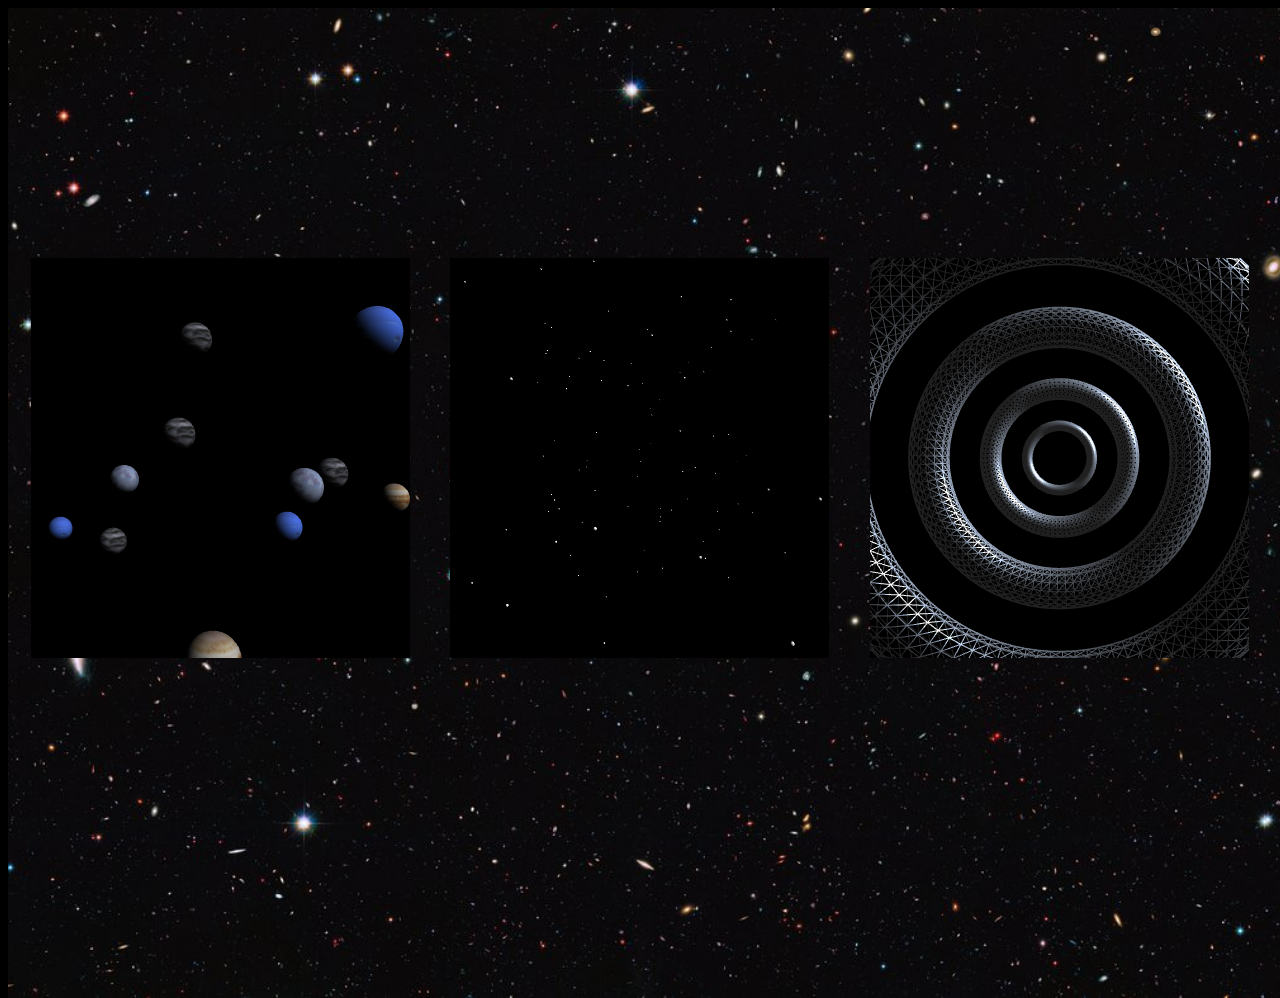
<file: index.html>
<!DOCTYPE html>
<html lang="en" dir="ltr">
  <head>
    <meta charset="utf-8">
    <title>Portals</title>
    <link rel="stylesheet" type="text/css" href="styling.css">
  </head>
  <body>
    <div id="background">

    </div>

    <div class="portal">
      <a href="planet_portal/index.html"></a>
    </div>
    <div class="portal">
      <a href="space_portal/index.html"></a>
    </div>
    <div class="portal">
      <a href="torus_portal/index.html"></a>
    </div>

    <script src="js/three.min.js"></script>
    <script src="js/portalOne.js"></script>
    <script src="js/portalTwo.js"></script>
    <script src="js/portalThree.js"></script>
    <script src="js/background.js"></script>
  </body>
</html>
</file>
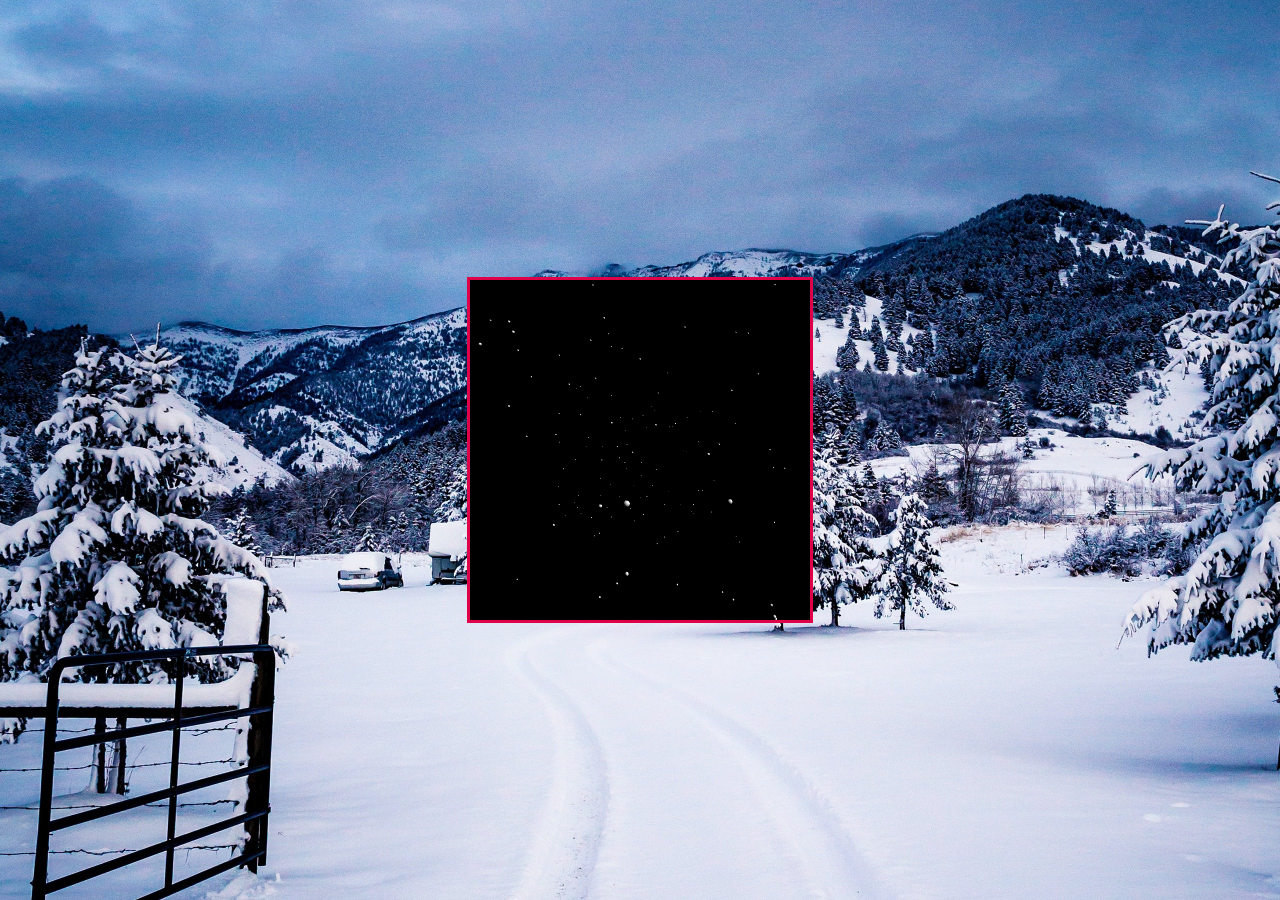
<file: drawingOne/index.html>
<!DOCTYPE html>
<html lang="en" dir="ltr">
  <head>
    <meta charset="utf-8">
    <title>Space</title>
    <link rel="stylesheet" type="text/css" href="styling.css">
  </head>
  <body>
    <div id="box">
    </div>
    <script src="js/three.min.js"></script>
    <script src="js/space.js"></script>
  </body>
</html>
</file>
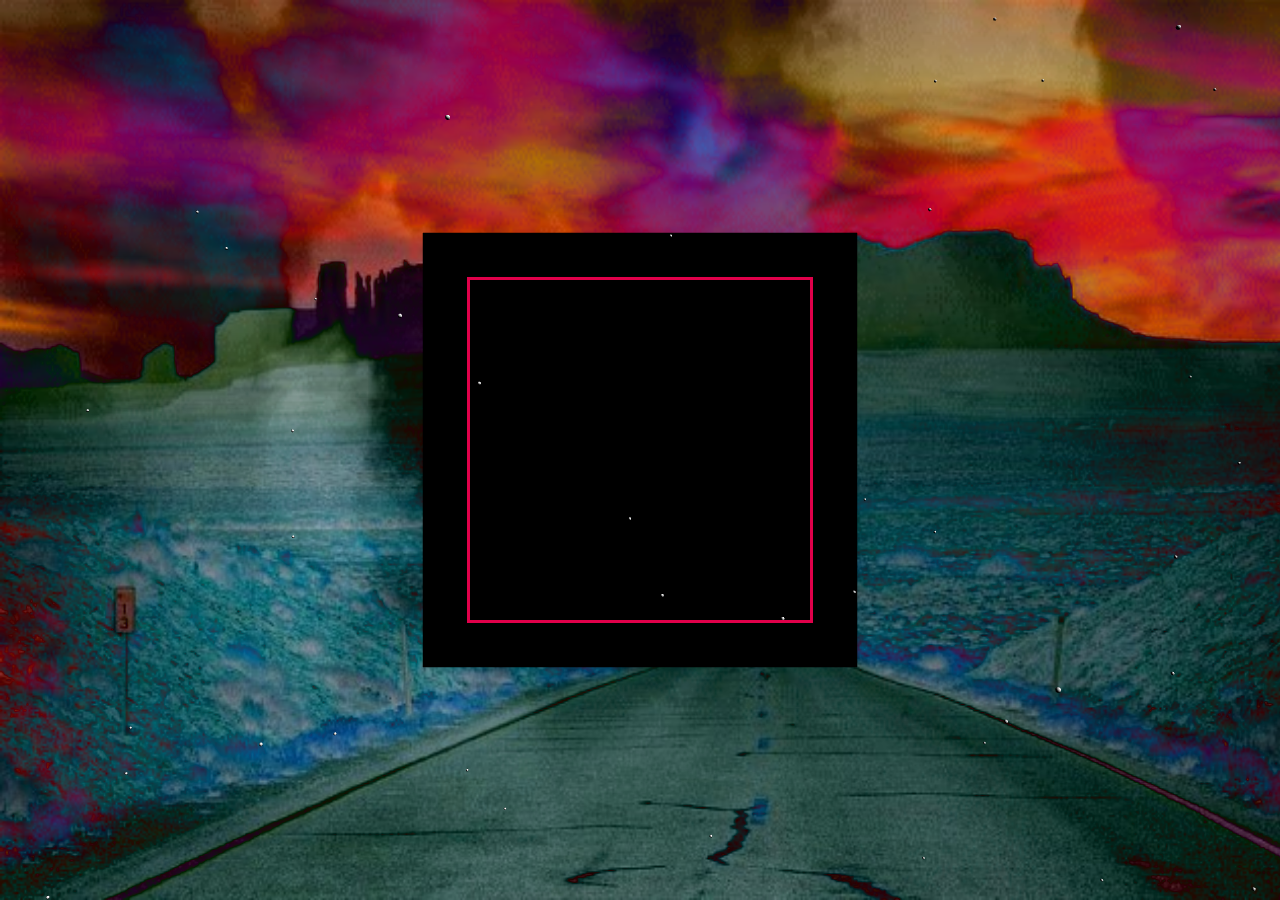
<file: drawingTwo/index.html>
<!DOCTYPE html>
<html lang="en" dir="ltr">
  <head>
    <meta charset="utf-8">
    <title>Valley</title>
    <link rel="stylesheet" type="text/css" href="styling.css">
  </head>
  <body>
    <img src="mist.gif"></img>
    <div id="box">
      <!-- a href="/~zts214/drawing/final_project/"></a -->
      <a href="/Users/zacharyschadt/Documents/Web_Drawing/drawing_final_project/index.html"></a>
    </div>
    <script src="js/three.min.js"></script>
    <script src="js/valley.js"></script>
  </body>
</html>
</file>
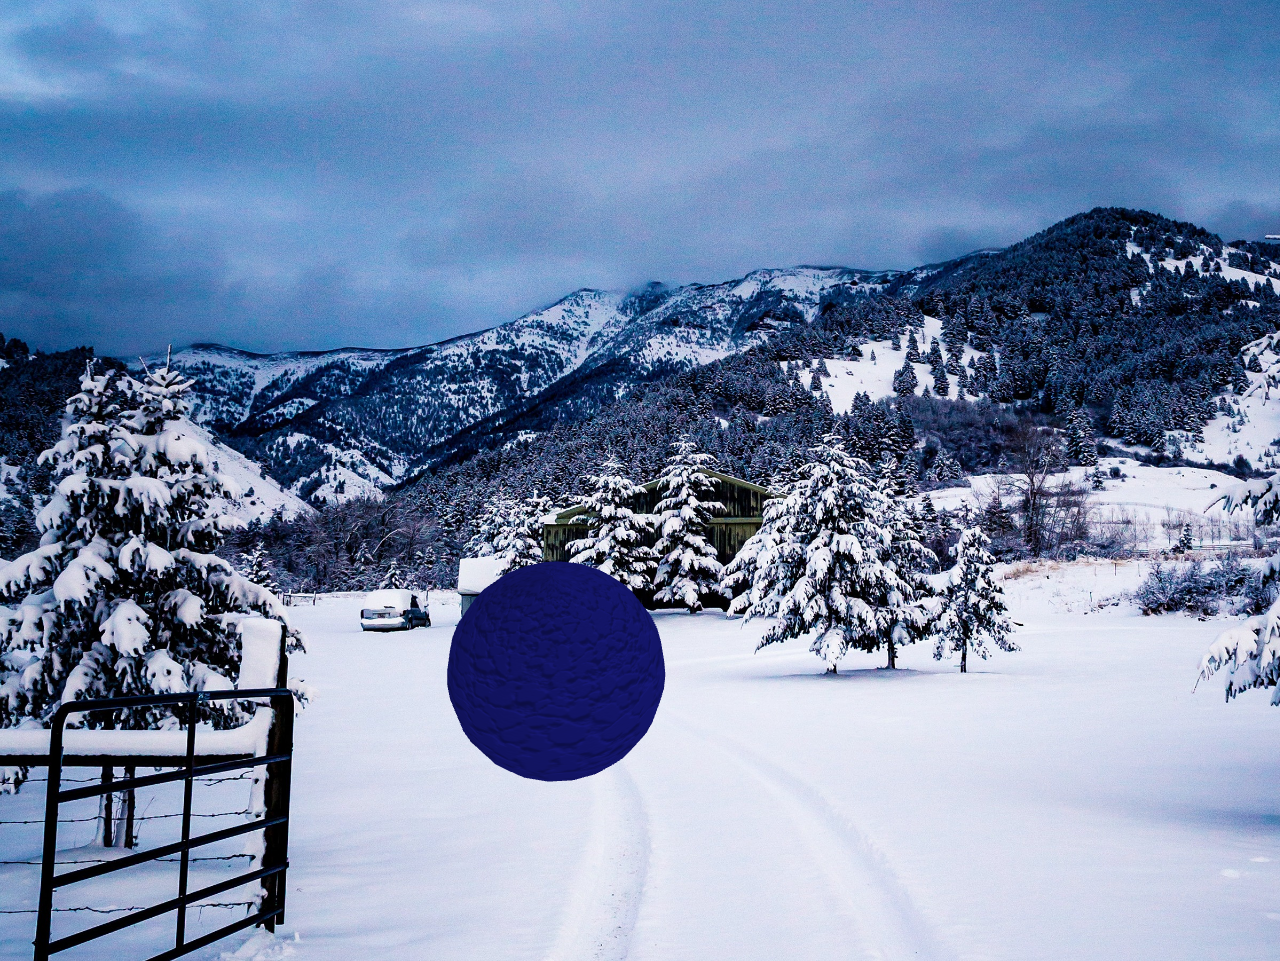
<file: Outline/index.html>
<!DOCTYPE html>
<html lang="en" dir="ltr">
  <head>
    <meta charset="utf-8">
    <title>Forest</title>
    <link rel="stylesheet" type="text/css" href="styling.css">
  </head>
  <body>
    <!--<div id="snow"></div>-->
    <div id="helper">
      Link back to homepage.
    </div>
    <script src="js/three.min.js"></script>
    <script src="js/forest.js"></script>
  </body>
</html>
</file>
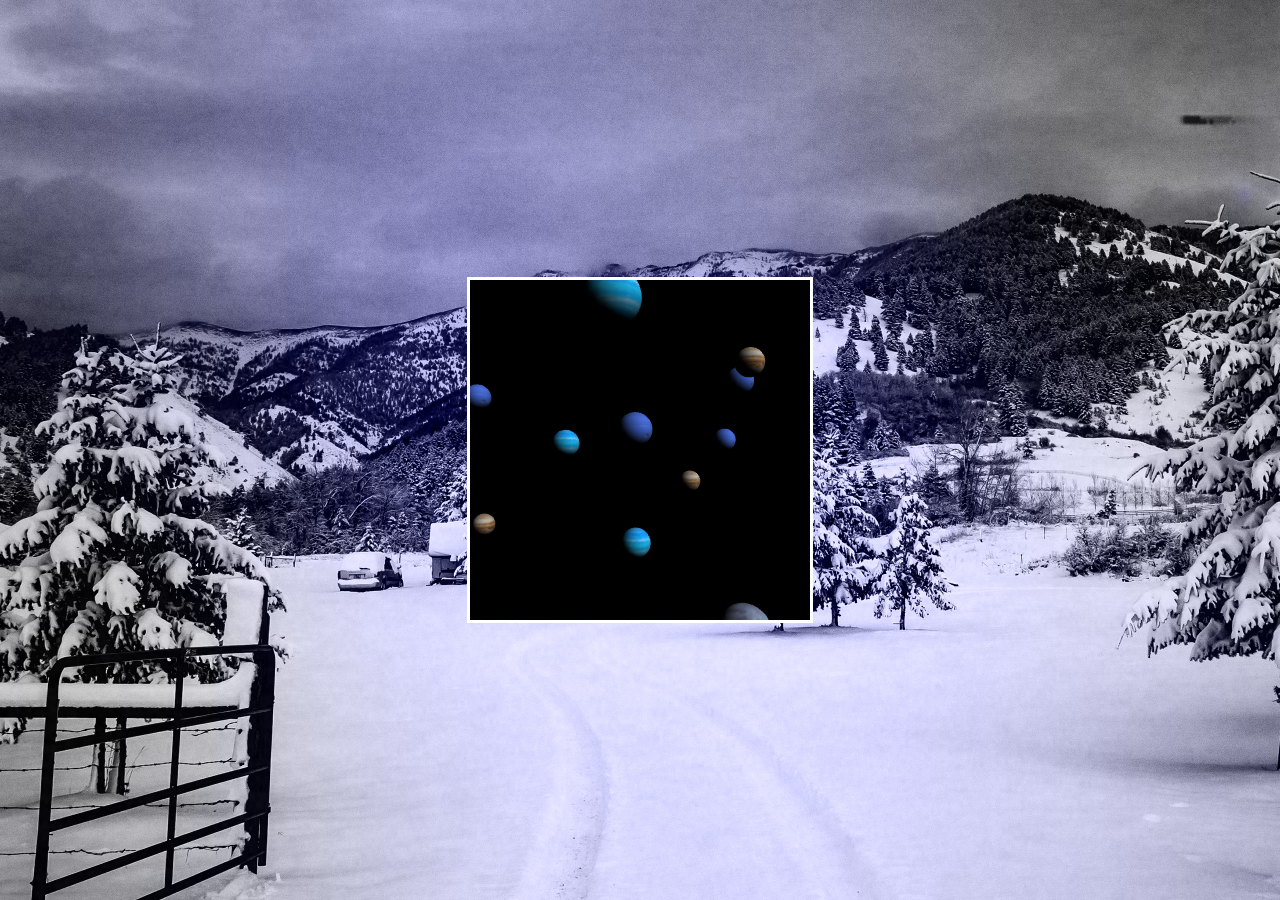
<file: planet_portal/index.html>
<!DOCTYPE html>
<html lang="en" dir="ltr">
  <head>
    <meta charset="utf-8">
    <title>Space</title>
    <link rel="stylesheet" type="text/css" href="styling.css">
  </head>
  <body>

    <img src="media/overlay.gif" id="rough"></img>
    <img src="media/blue.jpg" id="blue"></img>
    <div id="box">
    </div>
    <script src="js/three.min.js"></script>
    <script src="js/space.js"></script>
    <a href="../index.html"></a>
    <!--<a href="/Users/zacharyschadt/Documents/Web_Drawing/drawing_final_project/index.html"></a>-->
  </body>
</html>
</file>
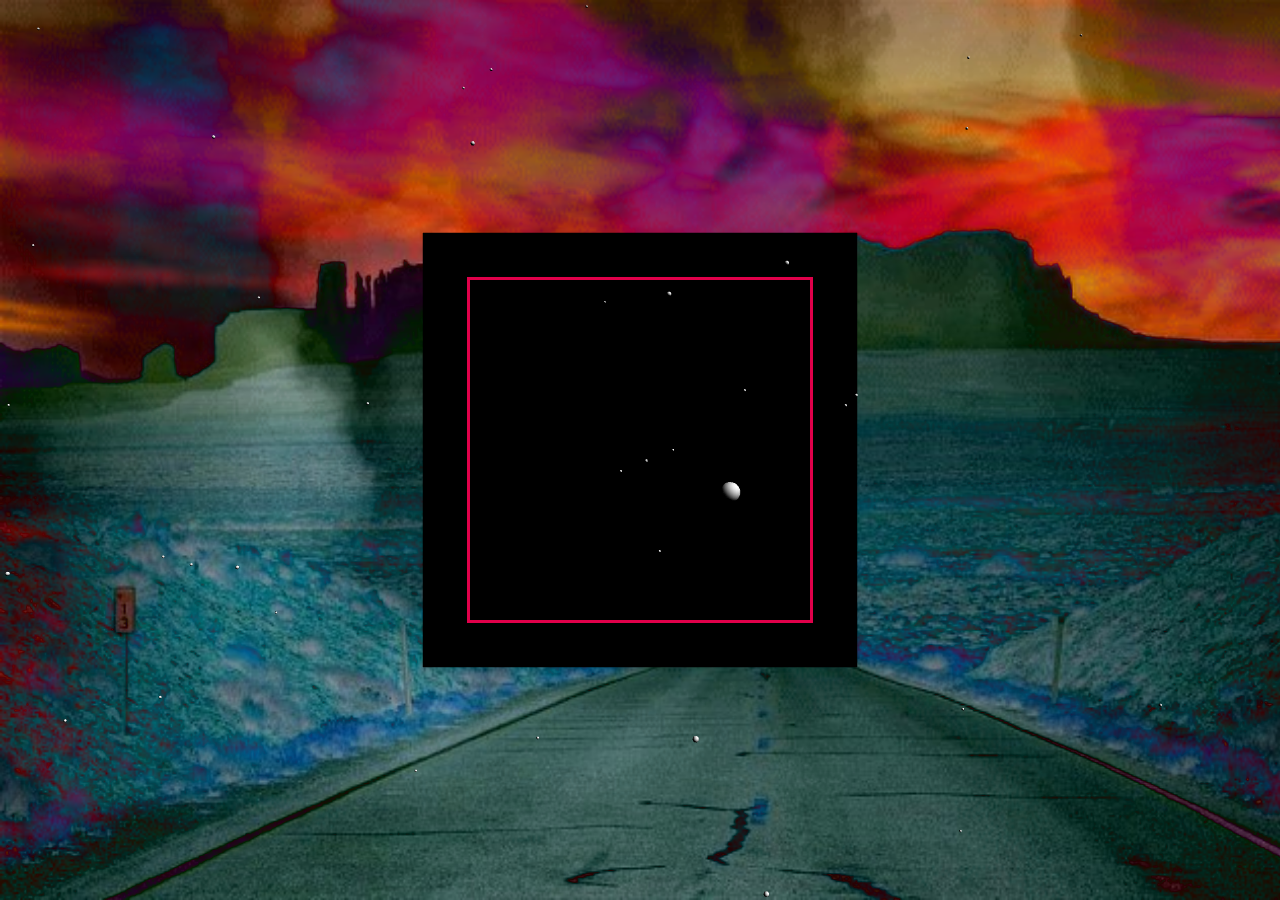
<file: space_portal/index.html>
<!DOCTYPE html>
<html lang="en" dir="ltr">
  <head>
    <meta charset="utf-8">
    <title>Valley</title>
    <link rel="stylesheet" type="text/css" href="styling.css">
  </head>
  <body>
    <img src="mist.gif"></img>
    <div id="box">
      <!-- a href="/~zts214/drawing/final_project/"></a -->
      <a href="../index.html"></a>
    </div>
    <script src="js/three.min.js"></script>
    <script src="js/valley.js"></script>
  </body>
</html>
</file>
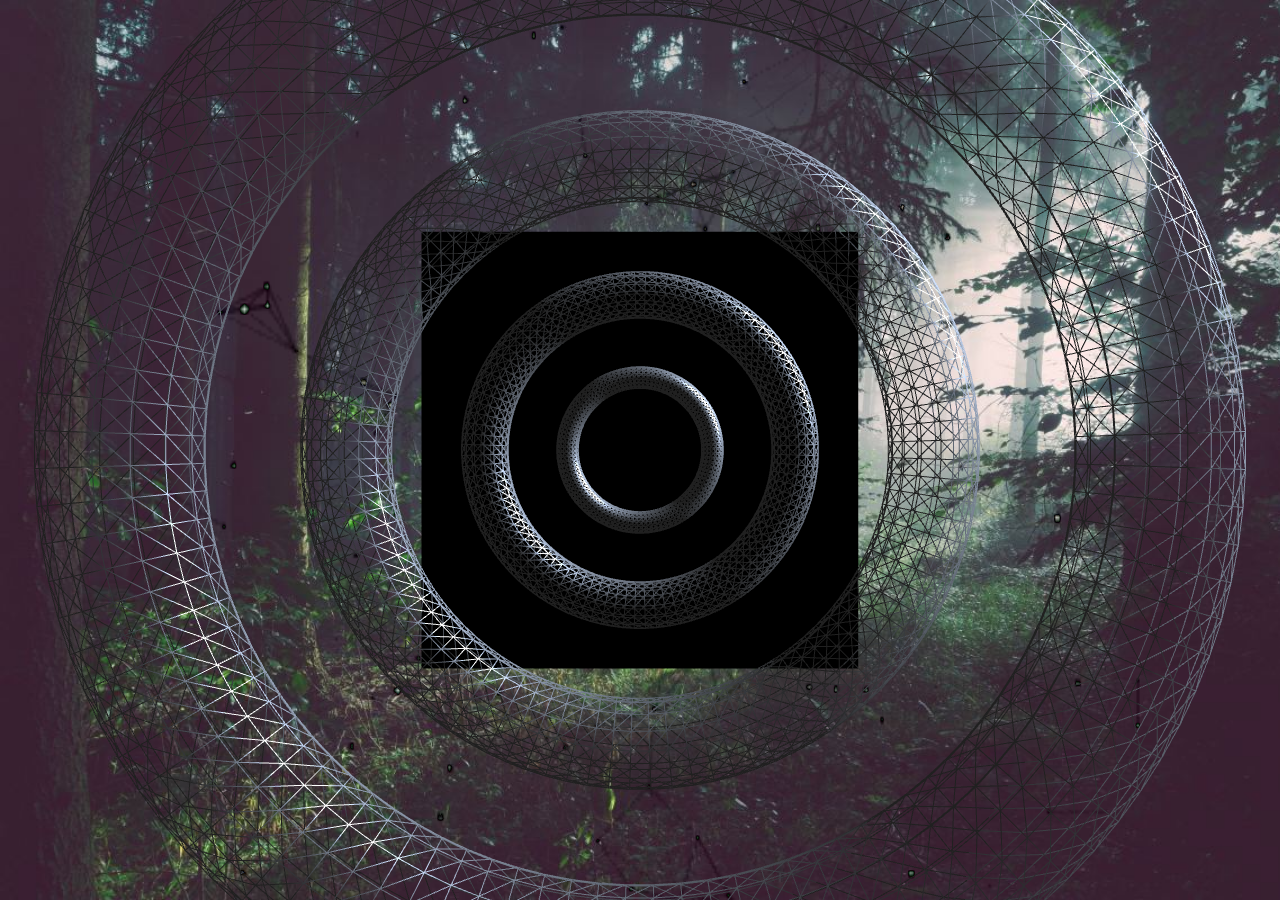
<file: torus_portal/index.html>
<!DOCTYPE html>
<html lang="en" dir="ltr">
  <head>
    <meta charset="utf-8">
    <title>Space</title>
    <link rel="stylesheet" type="text/css" href="styling.css">
  </head>
  <body>

    <img src="media/overlay.gif" id="overlay"></img>

    <div id="box">
    </div>
    <script src="js/three.min.js"></script>
    <script src="js/torusPortal.js"></script>

    <!-- a href="/~zts214/drawing/final_project/"></a -->
    <a href="../index.html"></a>
  </body>
</html>
</file>
<file: styling.css>
body {
  position: relative;
  display: flex;
  background-color: black;

  justify-content: center;
  align-items: center;

  overflow: hidden;
  height: 100vh;
}

.portal {
  position: relative;
  width: 30%;
  height: 400px;
  margin: 20px;
}

.portal a {
  position: absolute;
  top: 0;
  left: 0;
  width: 100%;
  height: 100%;
}

#background {
  position: absolute;
  top: 0;
  left: 0;
  width: 110%;
  height: 110%;
  z-index: -1;

  background: url("media/space.jpg");
  background-size: cover;
}
</file>
<file: drawingOne/styling.css>
body {
  position: relative;
  margin: 0;
  overflow: hidden;
  background-image: url("media/winter.jpg");
  background-size: cover;

  display: flex;
  justify-content: center;
  align-items: center;

  height: 100vh;
}

#box {
  position: relative;
  z-index: 1000;
  width: 340px;
  height: 340px;
  border: 3px solid rgb(224, 0, 74);

  transition: border-width .5s, border-color 2s;
}
#box:hover{
  border-width: 15px;
}
#box a {
  position: absolute;
  width: 100%;
  height: 100%;

}

canvas{
  position: absolute;
}
</file>
<file: drawingTwo/styling.css>
body {
  position: relative;
  margin: 0;
  overflow: hidden;
  background-image: url("valley.jpg");
  background-size: cover;

  display: flex;
  justify-content: center;
  align-items: center;

  height: 100vh;
}

#box {
  position: relative;
  z-index: 1000;
  width: 340px;
  height: 340px;
  border: 3px solid rgb(224, 0, 74);

  transition: border-width .5s, border-color 2s;
}
#box:hover{
  border-width: 15px;
}
#box a {
  position: absolute;
  width: 100%;
  height: 100%;

}

canvas {
  position: absolute;
}

img {
  position: absolute;
  top: 0;
  left: 0;
  width: 100%;
  height: 100%;
  mix-blend-mode: difference;
}
</file>
<file: Outline/styling.css>
body {
  margin: 0;
  overflow: hidden;
  background-image: url("winter.jpg");
  background-size: cover;
}

#snow {
  height: 100vh;
  width: 100%;
  background-image: url("snow.gif");
  background-size: cover;
  mix-blend-mode: difference;
}

#helper {
  margin: auto;
  border: 1px solid white;
  color: white;
  visibility: hidden;
  font-size: 3em;
}
</file>
<file: planet_portal/styling.css>
body {
  position: relative;
  margin: 0;
  overflow: hidden;
  background-image: url("media/winter.jpg");
  background-size: cover;

  display: flex;
  justify-content: center;
  align-items: center;

  height: 100vh;
}

#rough {
  position: absolute;
  width: 100%;
  height: 100%;

  mix-blend-mode: difference;
}
#blue {
  position: absolute;
  width: 100%;
  height: 100%;
  mix-blend-mode: color;
}

#box {
  position: relative;
  z-index: 1000;
  width: 340px;
  height: 340px;
  border: 3px solid rgb(255, 255, 255);

  transition: border-width .5s, border-color 2s;
}
#box:hover{
  border-width: 15px;
}
a {
  position: absolute;
  width: 100%;
  height: 100%;
  z-index: 1000;

}

canvas{
  position: absolute;
}
</file>
<file: space_portal/styling.css>
body {
  position: relative;
  margin: 0;
  overflow: hidden;
  background-image: url("valley.jpg");
  background-size: cover;

  display: flex;
  justify-content: center;
  align-items: center;

  height: 100vh;
}

#box {
  position: relative;
  z-index: 1000;
  width: 340px;
  height: 340px;
  border: 3px solid rgb(224, 0, 74);

  transition: border-width .5s, border-color 2s;
}
#box:hover{
  border-width: 15px;
}
#box a {
  position: absolute;
  width: 100%;
  height: 100%;

}

canvas {
  position: absolute;
}

img {
  position: absolute;
  top: 0;
  left: 0;
  width: 100%;
  height: 100%;
  mix-blend-mode: difference;
}
</file>
<file: torus_portal/styling.css>
body {
  position: relative;
  margin: 0;
  overflow: hidden;
  background-image: url("media/forest.jpg");
  background-size: cover;

  display: flex;
  justify-content: center;
  align-items: center;

  height: 100vh;
}

#overlay {
  position: absolute;
  width: 100%;
  height: 100%;

  mix-blend-mode: difference;
}
#blue {
  position: absolute;
  width: 100%;
  height: 100%;
  mix-blend-mode: color;
}

#box {
  position: relative;
  z-index: 1000;
  width: 340px;
  height: 340px;

  transition: border-width .5s, border-color 2s;
}
#box:hover{
  border-width: 15px;
}
a {
  position: absolute;
  width: 100%;
  height: 100%;
  z-index: 1000;

}

canvas{
  position: absolute;
}
</file>
